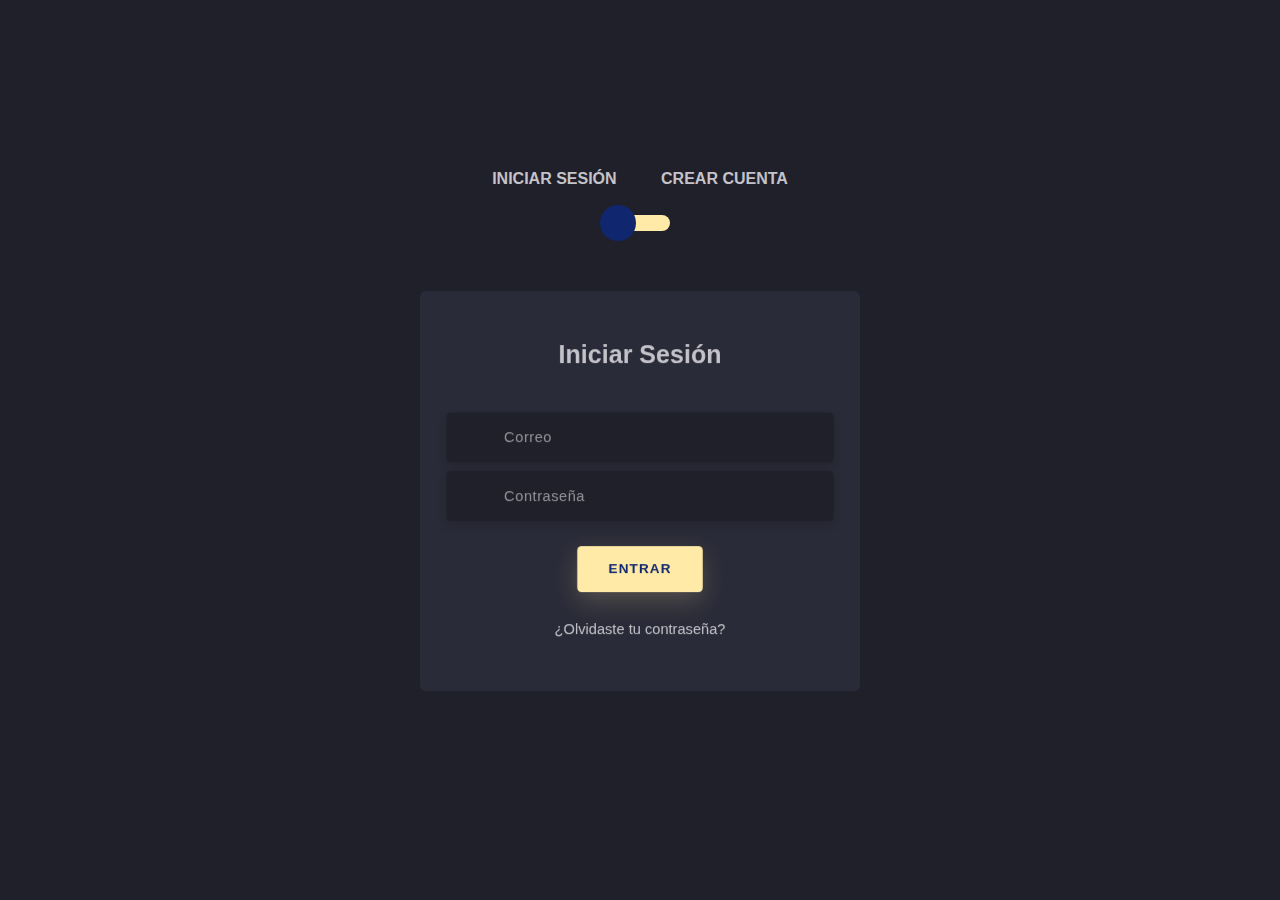
<file: Biblioteca/login.html>
<!DOCTYPE html>
<html lang="en">
  <head>
    <meta charset="UTF-8" />
    <title>Log In | Sign Up</title>
    <link
      rel="stylesheet"
      href="https://cdnjs.cloudflare.com/ajax/libs/twitter-bootstrap/4.5.0/css/bootstrap.min.css"
    />
    <link
      rel="stylesheet"
      href="https://unicons.iconscout.com/release/v2.1.9/css/unicons.css"
    />
    <link rel="stylesheet" href="css/styleLogin.css" />
  </head>

  <body>
    <!-- partial:index.partial.html -->
    <div class="section">
      <div class="container">
        <div class="row full-height justify-content-center">
          <div class="col-12 text-center align-self-center py-5">
            <div class="section pb-5 pt-5 pt-sm-2 text-center">
              <h6 class="mb-0 pb-3">
                <span>Iniciar Sesión </span><span>Crear Cuenta</span>
              </h6>
              <input
                class="checkbox"
                type="checkbox"
                id="reg-log"
                name="reg-log"
              />
              <label for="reg-log"></label>
              <div class="card-3d-wrap mx-auto">
                <div class="card-3d-wrapper">
                  <div class="card-front">
                    <div class="center-wrap">
                      <div class="section text-center">
                        <h4 class="mb-4 pb-3">Iniciar Sesión</h4>
                        <form action="index.html" method="post">
                          <div class="form-group">
                            <input
                              type="email"
                              name="logemail"
                              class="form-style"
                              placeholder="Correo"
                              id="logemail"
                              autocomplete="off"
                              required="true"
                            />
                            <i class="input-icon uil uil-at"></i>
                          </div>
                          
                          <div class="form-group mt-2">                              
                            <input
                              type="password"
                              name="logpass"
                              class="form-style"
                              placeholder="Contraseña"
                              id="logpass"
                              autocomplete="off"
                              required="true"
                            />
                            <i class="input-icon uil uil-lock-alt"></i>

                            <button id="toggle-password" type="button">
                              <i class="uil uil-eye-slash"></i>
                            </button>
                          </div>
                          <input class="btn mt-4" type="submit" value="Entrar"/>                        
                      </form>

                        <p class="mb-0 mt-4 text-center">
                          <a href="#0" class="link">¿Olvidaste tu contraseña?</a>
                        </p>
                      </div>
                    </div>
                  </div>
                  <div class="card-back">
                    <div class="center-wrap">
                      <div class="section text-center">
                        <h4 class="mb-4 pb-3">Sign Up</h4>
                        <form action="index.html">
                          <div class="form-group">
                            <input
                              type="text"
                              name="logname"
                              class="form-style"
                              placeholder="Nombre completo"
                              id="logname"
                              autocomplete="off"
                              required="true"
                            />
                            <i class="input-icon uil uil-user"></i>
                          </div>
                          <div class="form-group mt-2">
                            <input
                              type="email"
                              name="logemail"
                              class="form-style"
                              placeholder="Correo electrónico"
                              id="logemail"
                              autocomplete="off"
                              required="true"
                            />
                            <i class="input-icon uil uil-at"></i>
                          </div>
                          <div class="form-group mt-2">                              
                            <input
                              type="password"
                              name="logpass"
                              class="form-style"
                              placeholder="Contraseña"
                              id="logpass2"
                              autocomplete="off"
                              required="true"
                            />
                            <i class="input-icon uil uil-lock-alt"></i>

                            <button id="toggle-password2" type="button">
                              <i class="uil uil-eye-slash"></i>
                            </button>
                          </div>
                          <div class="form-group mt-2">
                            <input
                              type="password"
                              name="logpass2"
                              class="form-style"
                              placeholder="Repetir contraseña"
                              id="logpass"
                              autocomplete="off"
                              required="true"
                            />
                            <i class="input-icon uil uil-lock-alt"></i>
                          </div>
                          <input class="btn mt-4" type="submit" value="Registrarse"/>
                      </form>
                      </div>
                    </div>
                  </div>
                </div>
              </div>
            </div>
          </div>
        </div>
      </div>
    </div>
    <!-- partial -->
  </body>
</html>

<script src="js/password.js"></script>
</file>
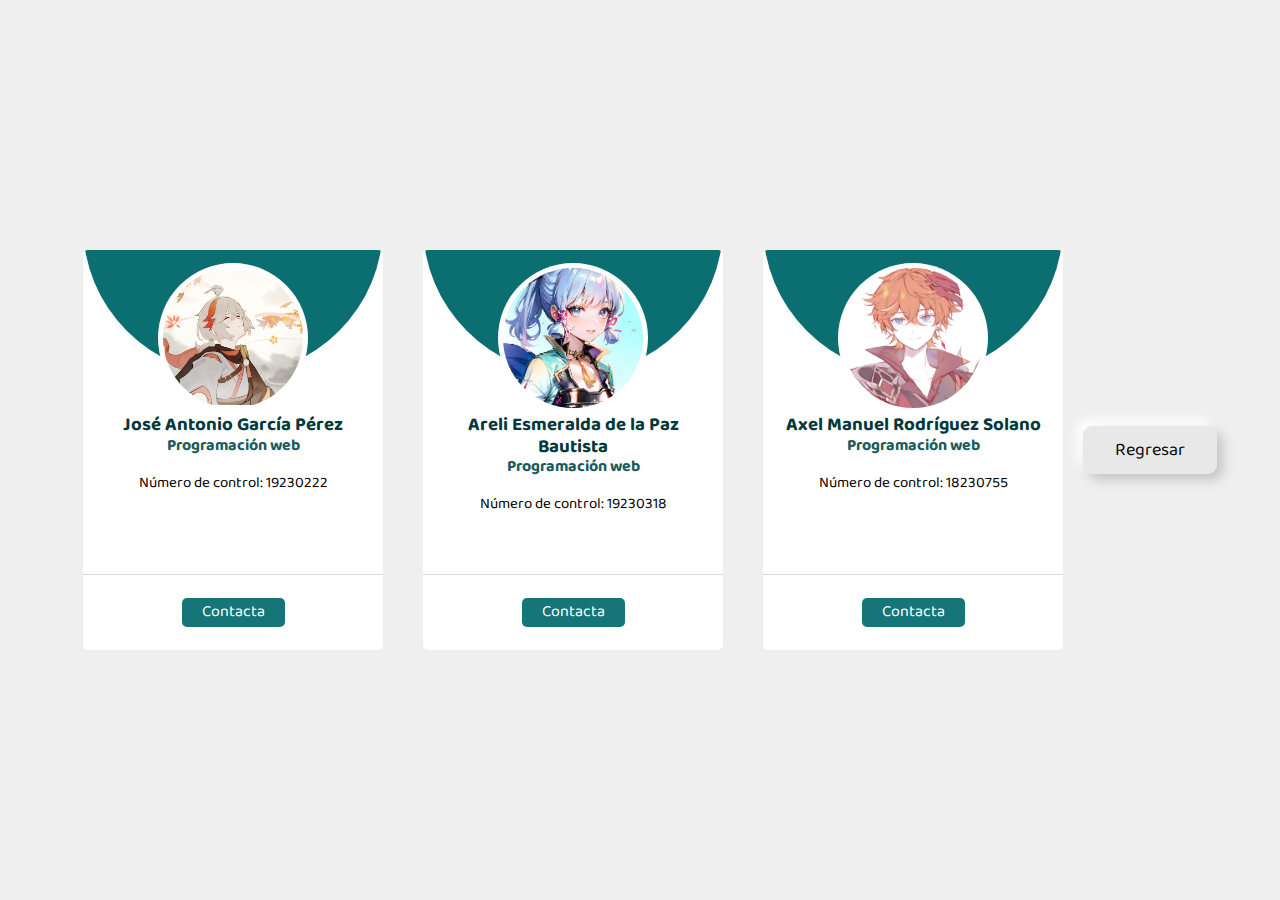
<file: Biblioteca/html/presentacion.html>
<!DOCTYPE html>
<html lang="en">
<head>
    <meta charset="UTF-8">
    <meta http-equiv="X-UA-Compatible" content="IE=edge">
    <meta name="viewport" content="width=device-width, initial-scale=1.0">
    <title>Document</title>
    <link rel="stylesheet" href="../css/styles.css">
    <link rel="preconnect" href="https://fonts.gstatic.com">
    <link href="https://fonts.googleapis.com/css2?family=Baloo+2:wght@400;500;600;700;800&display=swap" rel="stylesheet">

</head>
<body>
    <div class="card">
        <div class="head">
            <div class="circle"></div>
            <div class="img">
                <img src="../images/kazuha.jpg" alt="">
            </div>
        </div>

        <div class="description">
            <h3>José Antonio García Pérez</h3>
            <h4>Programación web</h4>
            <p>Número de control: 19230222</p>
        </div>

        <div class="contact">
            <a href="mailto:L19230222@minatitlan.tecnm.mx?subject=Contacto&body=Requiero Información"">Contacta</a>
        </div>
    </div>

    <div class="card">
        <div class="head">
            <div class="circle"></div>
            <div class="img">
                <img src="../images/ayaka.jpg" alt="">
            </div>
        </div>

        <div class="description">
            <h3>Areli Esmeralda de la Paz Bautista</h3>
            <h4>Programación web</h4>
            <p>Número de control: 19230318</p>
        </div>

        <div class="contact">
            <a href="mailto:L19230318@minatitlan.tecnm.mx?subject=Contacto&body=Requiero Información">Contacta</a>
        </div>
    </div>

    <div class="card">
        <div class="head">
            <div class="circle"></div>
            <div class="img">
                <img src="../images/tartaglia.png" alt="">
            </div>
        </div>

        <div class="description">
            <h3>Axel Manuel Rodríguez Solano</h3>
            <h4>Programación web</h4>
            <p>Número de control: 18230755</p>
        </div>

        <div class="contact">
            <a href="mailto:L18230755@minatitlan.tecnm.mx?subject=Contacto&body=Requiero Información">Contacta</a>
        </div>
    </div> 
    <div>
        <button class="button2">
            <a href="../index.html">
                Regresar
            </a>
        </button>
    </div>
    
    <script src="js/codigo.js"></script>
</body>

</html>
</file>
<file: Biblioteca/css/styleLogin.css>
body {
    font-family: "Poppins", sans-serif;
    font-weight: 300;
    font-size: 15px;
    line-height: 1.7;
    color: #c4c3ca;
    background-color: #1f2029;
    overflow-x: hidden;
  }
  a {
    cursor: pointer;
    transition: all 200ms linear;
  }
  a:hover {
    text-decoration: none;
  }
  .link {
    color: #c4c3ca;
  }
  .link:hover {
    color: #ffeba7;
  }
  p {
    font-weight: 500;
    font-size: 14px;
    line-height: 1.7;
  }
  h4 {
    font-weight: 600;
  }
  h6 span {
    padding: 0 20px;
    text-transform: uppercase;
    font-weight: 700;
  }
  .section {
    position: relative;
    width: 100%;
    display: block;
  }
  .full-height {
    min-height: 100vh;
  }
  [type="checkbox"]:checked,
  [type="checkbox"]:not(:checked) {
    position: absolute;
    left: -9999px;
  }
  .checkbox:checked + label,
  .checkbox:not(:checked) + label {
    position: relative;
    display: block;
    text-align: center;
    width: 60px;
    height: 16px;
    border-radius: 8px;
    padding: 0;
    margin: 10px auto;
    cursor: pointer;
    background-color: #ffeba7;
  }
  .checkbox:checked + label:before,
  .checkbox:not(:checked) + label:before {
    position: absolute;
    display: block;
    width: 36px;
    height: 36px;
    border-radius: 50%;
    color: #ffeba7;
    background-color: #102770;
    font-family: "unicons";
    content: "\eb4f";
    z-index: 20;
    top: -10px;
    left: -10px;
    line-height: 36px;
    text-align: center;
    font-size: 24px;
    transition: all 0.5s ease;
  }
  .checkbox:checked + label:before {
    transform: translateX(44px) rotate(-270deg);
  }

  .card-3d-wrap {
    position: relative;
    width: 440px;
    max-width: 100%;
    height: 400px;
    -webkit-transform-style: preserve-3d;
    transform-style: preserve-3d;
    perspective: 800px;
    margin-top: 60px;
  }
  .card-3d-wrapper {
    width: 100%;
    height: 100%;
    position: absolute;
    top: 0;
    left: 0;
    -webkit-transform-style: preserve-3d;
    transform-style: preserve-3d;
    transition: all 600ms ease-out;
  }
  .card-front,
  .card-back {
    width: 100%;
    height: 100%;
    background-color: #2a2b38;
    background-image: url("https://s3-us-west-2.amazonaws.com/s.cdpn.io/1462889/pat.svg");
    background-position: bottom center;
    background-repeat: no-repeat;
    background-size: 300%;
    position: absolute;
    border-radius: 6px;
    left: 0;
    top: 0;
    -webkit-transform-style: preserve-3d;
    transform-style: preserve-3d;
    -webkit-backface-visibility: hidden;
    -moz-backface-visibility: hidden;
    -o-backface-visibility: hidden;
    backface-visibility: hidden;
  }
  .card-back {
    transform: rotateY(180deg);
  }
  .checkbox:checked ~ .card-3d-wrap .card-3d-wrapper {
    transform: rotateY(180deg);
  }
  .center-wrap {
    position: absolute;
    width: 100%;
    padding: 0 35px;
    top: 50%;
    left: 0;
    transform: translate3d(0, -50%, 35px) perspective(100px);
    z-index: 20;
    display: block;
  }

  .form-group {
    position: relative;
    display: block;
    margin: 0;
    padding: 0;
  }
  .form-style {
    padding: 13px 20px;
    padding-left: 55px;
    height: 48px;
    width: 100%;
    font-weight: 500;
    border-radius: 4px;
    font-size: 14px;
    line-height: 22px;
    letter-spacing: 0.5px;
    outline: none;
    color: #c4c3ca;
    background-color: #1f2029;
    border: none;
    -webkit-transition: all 200ms linear;
    transition: all 200ms linear;
    box-shadow: 0 4px 8px 0 rgba(21, 21, 21, 0.2);
  }
  .form-style:focus,
  .form-style:active {
    border: none;
    outline: none;
    box-shadow: 0 4px 8px 0 rgba(21, 21, 21, 0.2);
  }
  .input-icon {
    position: absolute;
    top: 0;
    left: 18px;
    height: 48px;
    font-size: 24px;
    line-height: 48px;
    text-align: left;
    color: #ffeba7;
    -webkit-transition: all 200ms linear;
    transition: all 200ms linear;
  }

  .form-group input:-ms-input-placeholder {
    color: #c4c3ca;
    opacity: 0.7;
    -webkit-transition: all 200ms linear;
    transition: all 200ms linear;
  }
  .form-group input::-moz-placeholder {
    color: #c4c3ca;
    opacity: 0.7;
    -webkit-transition: all 200ms linear;
    transition: all 200ms linear;
  }
  .form-group input:-moz-placeholder {
    color: #c4c3ca;
    opacity: 0.7;
    -webkit-transition: all 200ms linear;
    transition: all 200ms linear;
  }
  .form-group input::-webkit-input-placeholder {
    color: #c4c3ca;
    opacity: 0.7;
    -webkit-transition: all 200ms linear;
    transition: all 200ms linear;
  }
  .form-group input:focus:-ms-input-placeholder {
    opacity: 0;
    -webkit-transition: all 200ms linear;
    transition: all 200ms linear;
  }
  .form-group input:focus::-moz-placeholder {
    opacity: 0;
    -webkit-transition: all 200ms linear;
    transition: all 200ms linear;
  }
  .form-group input:focus:-moz-placeholder {
    opacity: 0;
    -webkit-transition: all 200ms linear;
    transition: all 200ms linear;
  }
  .form-group input:focus::-webkit-input-placeholder {
    opacity: 0;
    -webkit-transition: all 200ms linear;
    transition: all 200ms linear;
  }

  .btn {
    border-radius: 4px;
    height: 44px;
    font-size: 13px;
    font-weight: 600;
    text-transform: uppercase;
    -webkit-transition: all 200ms linear;
    transition: all 200ms linear;
    padding: 0 30px;
    letter-spacing: 1px;
    display: -webkit-inline-flex;
    display: -ms-inline-flexbox;
    display: inline-flex;
    -webkit-align-items: center;
    -moz-align-items: center;
    -ms-align-items: center;
    align-items: center;
    -webkit-justify-content: center;
    -moz-justify-content: center;
    -ms-justify-content: center;
    justify-content: center;
    -ms-flex-pack: center;
    text-align: center;
    border: none;
    background-color: #ffeba7;
    color: #102770;
    box-shadow: 0 8px 24px 0 rgba(255, 235, 167, 0.2);
  }
  
  button:focus {
    outline: none; 
  }

  .btn:active,
  .btn:focus {
    background-color: #102770;
    color: #ffeba7;
    box-shadow: 0 8px 24px 0 rgba(16, 39, 112, 0.2);
  }
  .btn:hover {
    background-color: #102770;
    color: #ffeba7;
    box-shadow: 0 8px 24px 0 rgba(16, 39, 112, 0.2);
  }

  .logo {
    position: absolute;
    top: 30px;
    right: 30px;
    display: block;
    z-index: 100;
    transition: all 250ms linear;
  }
  .logo img {
    height: 26px;
    width: auto;
    display: block;
  }

  #toggle-password {
  position: absolute;
  top: 50%;
  right: 5px;
  transform: translateY(-50%);
  border: none;
  background: none;
  font-size: 18px;
  color: #c4c3ca;
  cursor: pointer;
  transition: color 200ms;
}

#toggle-password2 {
  position: absolute;
  top: 50%;
  right: 5px;
  transform: translateY(-50%);
  border: none;
  background: none;
  font-size: 18px;
  color: #c4c3ca;
  cursor: pointer;
  transition: color 200ms linear;
}
</file>
<file: Biblioteca/css/styles.css>
/* normalize.css v8.0.1 | MIT License | github.com/necolas/normalize.css */
html{line-height:1.15;-webkit-text-size-adjust:100%}body{margin:0}main{display:block}h1{font-size:2em;margin:.67em 0}hr{box-sizing:content-box;height:0;overflow:visible}pre{font-family:monospace,monospace;font-size:1em}a{background-color:transparent}abbr[title]{border-bottom:none;text-decoration:underline;text-decoration:underline dotted}b,strong{font-weight:bolder}code,kbd,samp{font-family:monospace,monospace;font-size:1em}small{font-size:80%}sub,sup{font-size:75%;line-height:0;position:relative;vertical-align:baseline}sub{bottom:-.25em}sup{top:-.5em}img{border-style:none}button,input,optgroup,select,textarea{font-family:inherit;font-size:100%;line-height:1.15;margin:0}button,input{overflow:visible}button,select{text-transform:none}[type=button],[type=reset],[type=submit],button{-webkit-appearance:button}[type=button]::-moz-focus-inner,[type=reset]::-moz-focus-inner,[type=submit]::-moz-focus-inner,button::-moz-focus-inner{border-style:none;padding:0}[type=button]:-moz-focusring,[type=reset]:-moz-focusring,[type=submit]:-moz-focusring,button:-moz-focusring{outline:1px dotted ButtonText}fieldset{padding:.35em .75em .625em}legend{box-sizing:border-box;color:inherit;display:table;max-width:100%;padding:0;white-space:normal}progress{vertical-align:baseline}textarea{overflow:auto}[type=checkbox],[type=radio]{box-sizing:border-box;padding:0}[type=number]::-webkit-inner-spin-button,[type=number]::-webkit-outer-spin-button{height:auto}[type=search]{-webkit-appearance:textfield;outline-offset:-2px}[type=search]::-webkit-search-decoration{-webkit-appearance:none}::-webkit-file-upload-button{-webkit-appearance:button;font:inherit}details{display:block}summary{display:list-item}template{display:none}[hidden]{display:none}

* {
    margin: 0;
    padding: 0;
    box-sizing: border-box;
    font-family: 'Baloo 2', cursive;
}

body {
    display: flex;
    align-items: center;
    justify-content: center;
    min-height: 100vh;
    background: #efefef;
    flex-wrap: wrap;
}

.card {
    position: relative;
    width: 300px;
    height: 400px;
    background: #fff;
    border-radius: 5px;
    overflow: hidden;
    transition: .5s;
    margin: 15px 20px;
}

.card:hover {
    box-shadow: 0 5px 15px rgba(3, 89, 92, .5);
    transform: translateY(-15px);
}

.card .head {
    height: 125px;
    width: 100%;
    position: relative;
}

.card .head .circle {
    position: absolute;
    width: 300px;
    height: 300px;
    border-radius: 50%;
    background: #0b6f72;
    bottom: 0;
}

.card .head .img {
    width: 150px;
    height: 150px;
    position: absolute;
    background: #fff;
    padding: 5px;
    border-radius: 50%;
    bottom: -30%;
    left: 50%;
    transform: translate(-50%);
}

.card .head .img img {
    width: 100%;
    height: 100%;
    border-radius: 50%;
    object-fit: cover;
}


.card .description {
    height: 200px;
    padding: 40px 20px 20px 20px;
    border-bottom: solid 1px rgba(6, 74, 76, .18);
    text-align: center;
}

.card .description h3 {
    color: #05383a;
}

.card .description h4 {
    color: #1c5a5c;
}

.card .description p {
    margin-top: 20px;
    font-size: 15px;
}


.card .contact {
    width: 100%;
    height: 75px;
    display: flex;
    align-items: center;
    justify-content: center;
}

.card .contact a {
    text-decoration: none;
    color: #fff;
    background: #157579;
    padding: 5px 20px;
    border-radius: 5px;
    transition: .3s;
}

.card .contact a:hover {
    
    background: #0b6164;
   
}

.button2 {    
    display: inline-block;
    transition: all 0.2s ease-in;
    position: relative;
    overflow: hidden;
    z-index: 1;
    color: #090909;
    padding: 0.7em 1.7em;
    font-size: 18px;
    border-radius: 0.5em;
    background: #e8e8e8;
    border: 1px solid #e8e8e8;
    box-shadow: 6px 6px 12px #c5c5c5,
               -6px -6px 12px #ffffff;
    
  }
  
  .button2:active {
    color: #666;
    box-shadow: inset 4px 4px 12px #c5c5c5,
               inset -4px -4px 12px #ffffff;
  }
  
  .button2:before {
    content: "";
    position: absolute;
    left: 50%;
    transform: translateX(-50%) scaleY(1) scaleX(1.25);
    top: 100%;
    width: 140%;
    height: 180%;
    background-color: rgba(0, 0, 0, 0.05);
    border-radius: 50%;
    display: block;
    transition: all 0.5s 0.1s cubic-bezier(0.55, 0, 0.1, 1);
    z-index: -1;
  }
  
  .button2:after {
    content: "";
    position: absolute;
    left: 55%;
    transform: translateX(-50%) scaleY(1) scaleX(1.45);
    top: 180%;
    width: 160%;
    height: 190%;
    background-color: #009087;
    border-radius: 50%;
    display: block;
    transition: all 0.5s 0.1s cubic-bezier(0.55, 0, 0.1, 1);
    z-index: -1;
  }
  
  .button2:hover {
    color: #ffffff;
    border: 1px solid #009087;
  }
  
  .button2:hover:before {
    top: -35%;
    background-color: #009087;
    transform: translateX(-50%) scaleY(1.3) scaleX(0.8);
  }
  
  .button2:hover:after {
    top: -45%;
    background-color: #009087;
    transform: translateX(-50%) scaleY(1.3) scaleX(0.8);
  }

  a{
    text-decoration: none;
    color: #090909;
  }
</file>
